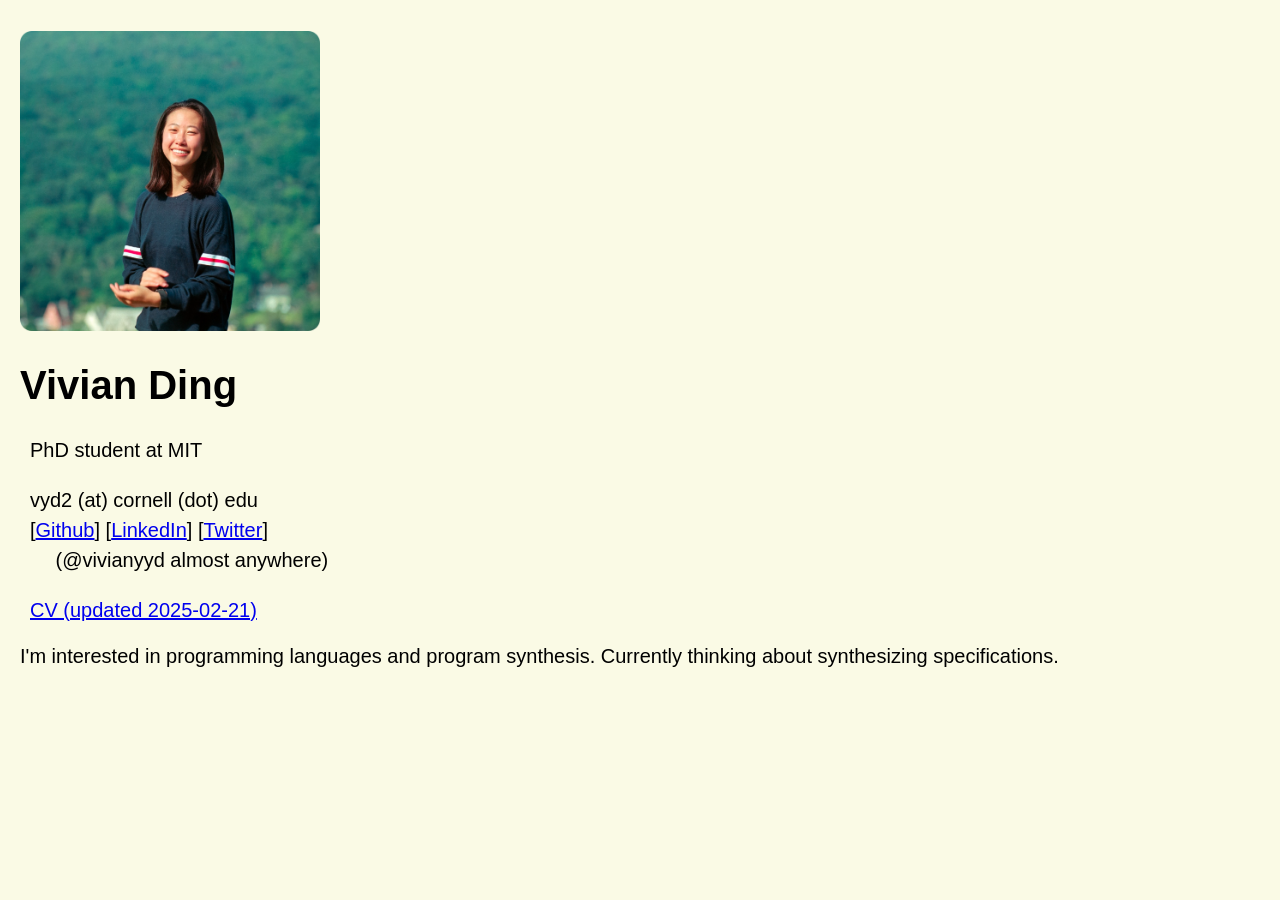
<file: index.html>
<!DOCTYPE html>
<html lang=en>
<head>
	<meta http-equiv="Content-Type" content="text/html; charset=UTF-8" />
	<meta name="viewport" content="width=device-width, initial-scale=1" />
	<title>Vivian Ding</title>
	<link rel="icon" type="image/png" href="images/icon.png" />
	<link rel="stylesheet" type="text/css" href="styles.css" />
</head>

<body> <br>
	<div class="img"><img src="images/profile.png" width=300px></div>
	<div class="txt">
	<h1>Vivian Ding</h1>
	<ul>
		<li>PhD student at MIT</li>
	</ul>
	<ul>
        <li>vyd2 (at) cornell (dot) edu</li>
		<li>[<a href="https://github.com/vivianyyd">Github</a>]
		  [<a href="https://linkedin.com/in/vivianyyd">LinkedIn</a>]
		  [<a href="https://twitter.com/vivianyyd">Twitter</a>]
        </li>
        <li>&emsp; (@vivianyyd almost anywhere)</li>
	</ul>
    <ul>
		<li><a href="cv.pdf">CV (updated 2025-02-21)</a></li>
    </ul>
	
    <p>
    I'm interested in programming languages and program synthesis. 
    Currently thinking about synthesizing specifications.
    </p>
	</div>
</body>
</html>
</file>
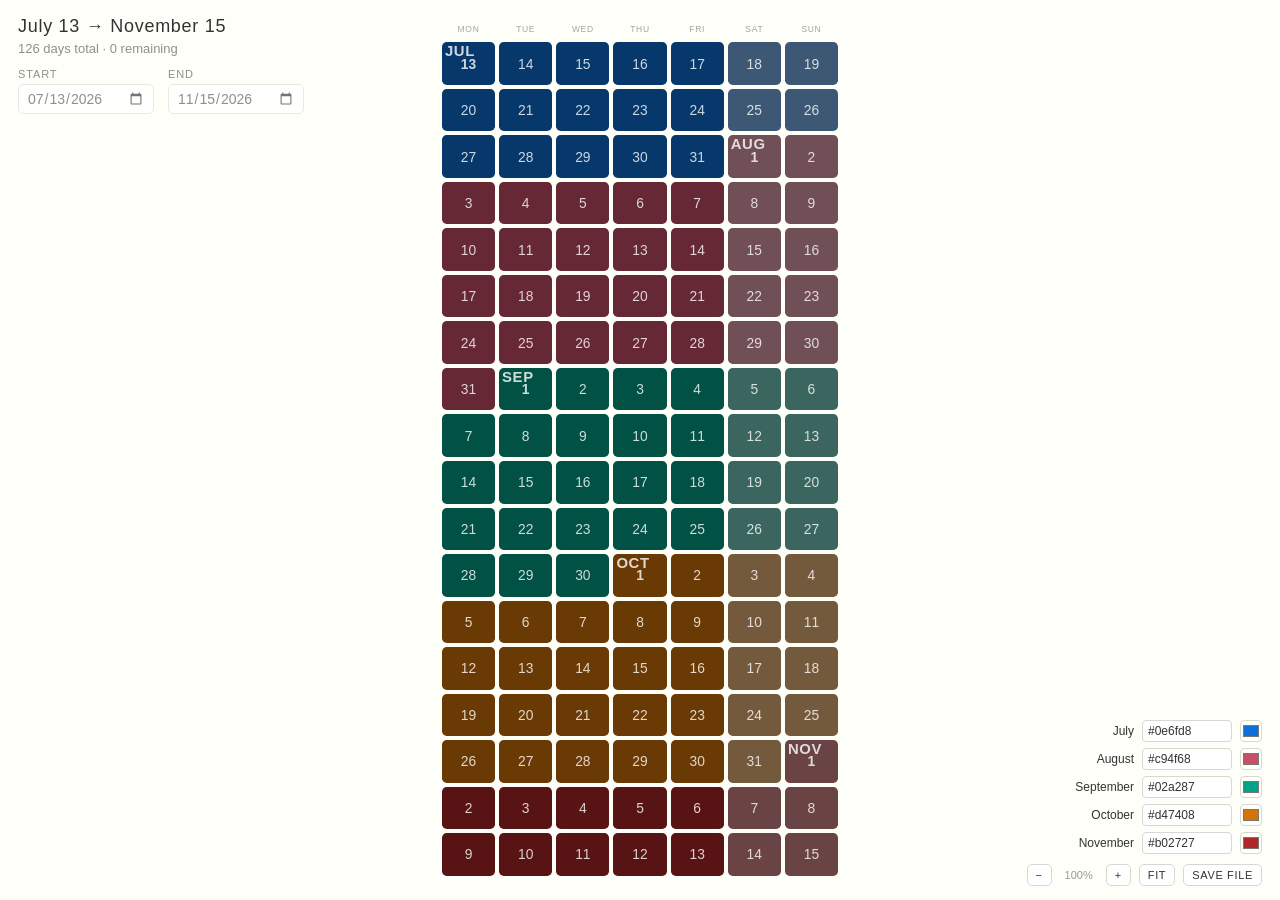
<file: calendar.html>
<!DOCTYPE html>
<html lang="en">
<head>
<meta charset="utf-8">
<meta name="viewport" content="width=device-width, initial-scale=1">
<title>Countdown calendar</title>
<link rel="icon" type="image/png" href="images/icon.png" />
<style>
  html, body { height: 100%; }
  body {
    background: #FFFFFA;
    color: #333333;
    font-family: -apple-system, BlinkMacSystemFont, "Segoe UI", Helvetica, Arial, sans-serif;
    margin: 0;
    overflow: hidden;
  }
  #header {
    position: fixed;
    top: 0; left: 0;
    padding: 16px 18px;
    z-index: 3;
  }
  h1 { font-size: 18px; font-weight: 500; letter-spacing: .04em; margin: 0 0 4px; }
  .sub { font-size: 13px; opacity: .55; margin-bottom: 12px; }
  .controls { display: flex; gap: 14px; align-items: flex-end; flex-wrap: wrap; }
  .controls label {
    display: flex;
    flex-direction: column;
    gap: 4px;
    font-size: 11px;
    letter-spacing: .08em;
    text-transform: uppercase;
    opacity: .55;
  }
  .controls input {
    font: inherit;
    font-size: 14px;
    text-transform: none;
    letter-spacing: normal;
    color: #333;
    background: #fff;
    border: 1px solid #d8d8d0;
    border-radius: 5px;
    padding: 5px 8px;
  }

  #stage {
    position: fixed;
    inset: 0;
    display: flex;
    align-items: center;
    justify-content: center;
    overflow: auto;
    padding: 24px;
    box-sizing: border-box;
  }
  .grid {
    display: grid;
    grid-template-columns: repeat(7, var(--cell));
    gap: var(--gap);
    flex: none;
    margin: auto;
  }
  .dow {
    text-align: center;
    font-size: calc(var(--cell) * .16);
    letter-spacing: .08em;
    text-transform: uppercase;
    opacity: .45;
    padding-bottom: 4px;
  }
  .cell {
    height: calc(var(--cell) * .8);
    border-radius: calc(var(--cell) * .09);
    display: flex;
    align-items: center;
    justify-content: center;
    font-size: calc(var(--cell) * .26);
    font-variant-numeric: tabular-nums;
    position: relative;
  }
  .cell .mlabel {
    position: absolute;
    top: 1px;
    left: 3px;
    font-size: calc(var(--cell) * .28);
    font-weight: 700;
    letter-spacing: .04em;
    text-transform: uppercase;
  }
  .cell.blank { background: none; }
  .cell.first { font-weight: 700; }

  #key {
    position: fixed;
    right: 0; bottom: 0;
    z-index: 3;
    padding: 14px 18px;
    font-size: 12px;
    display: flex;
    flex-direction: column;
    align-items: flex-end;
    gap: 6px;
  }
  #legend { display: flex; flex-direction: column; align-items: flex-end; gap: 6px; }
  #legend .row { display: flex; align-items: center; gap: 8px; }
  #legend input[type="color"] {
    width: 22px; height: 22px; padding: 0;
    border: 1px solid #d8d8d0; border-radius: 4px;
    background: none; cursor: pointer;
  }
  #legend input[type="text"] {
    font: inherit; font-size: 12px;
    width: 78px;
    color: #333; background: #fff;
    border: 1px solid #d8d8d0; border-radius: 4px;
    padding: 3px 5px;
    font-variant-numeric: tabular-nums;
  }
  #legend input[type="text"].bad { border-color: #c96f6f; }
  #legend .name { min-width: 72px; text-align: right; }
  .keytools { display: flex; gap: 8px; align-items: center; margin-top: 4px; }
  .keytools button {
    font: inherit; font-size: 11px;
    letter-spacing: .06em; text-transform: uppercase;
    color: #333; background: #fff;
    border: 1px solid #d8d8d0; border-radius: 5px;
    padding: 4px 8px; cursor: pointer;
  }
  .keytools button:hover { background: #f4f4ee; }
  .zoomval { font-size: 11px; opacity: .5; font-variant-numeric: tabular-nums; min-width: 38px; text-align: center; }
</style>
</head>
<body>

<div id="header">
  <h1 id="title">Calendar</h1>
  <div class="sub" id="sub"></div>
  <div class="controls">
    <label>Start <input type="date" id="startInput"></label>
    <label>End <input type="date" id="endInput"></label>
  </div>
</div>

<div id="stage"><div class="grid" id="grid"></div></div>

<div id="key">
  <div id="legend"></div>
  <div class="keytools">
    <button id="zoomOut" title="Zoom out">−</button>
    <span class="zoomval" id="zoomVal">100%</span>
    <button id="zoomIn" title="Zoom in">+</button>
    <button id="zoomFit" title="Fit to screen">Fit</button>
    <button id="saveFile" title="Download calendar.html with these colors baked in">Save file</button>
  </div>
</div>

<script>
/* ======================= CONFIG — EDIT HERE ======================= */

// Inclusive range shown, in YYYY-MM-DD. These are just the starting values for
// the date pickers on the page — edits there override them (and are remembered).
const START_DATE = "2026-07-13";
const END_DATE   = "2026-11-15";

// Timezone used to decide whether a day is "over".
const TIMEZONE = "America/New_York";  // EST/EDT

// Color per month (1 = January ... 12 = December).
// Edit here, or use the pickers in the key — those are remembered in this
// browser, and "Save file" downloads a copy of this page with them written back
// into this block (commit it to make them the shared default).
const MONTH_COLORS = {
  7:  "#0e6fd8",  // July
  8:  "#c94f68",  // August
  9:  "#02a287",  // September
  10: "#d47408",  // October
  11: "#b02727",  // November
};
const DEFAULT_COLOR = "#7a7f8a";

// How much darker a finished (past) day is. 0 = unchanged, 1 = black.
const PAST_DARKEN = 0.5;

// How much lighter Saturdays and Sundays are. 0 = unchanged, 1 = white.
const WEEKEND_LIGHTEN = 0.45;

// Text colors.
const TEXT_ON_FUTURE = "#10131a";
const TEXT_ON_PAST   = "rgba(255,255,255,0.8)";

/* ================== END CONFIG (logic below) ===================== */

const MONTH_NAMES = ["January","February","March","April","May","June",
  "July","August","September","October","November","December"];

function parseISO(s) {
  const parts = (s || "").split("-").map(Number);
  if (parts.length !== 3 || parts.some(n => !Number.isFinite(n))) return null;
  const [y, m, d] = parts;
  return { y, m, d };
}
// Days since epoch for a civil date — avoids all Date/timezone weirdness.
function toOrdinal({y, m, d}) {
  const a = Math.floor((14 - m) / 12);
  const yy = y + 4800 - a;
  const mm = m + 12 * a - 3;
  return d + Math.floor((153 * mm + 2) / 5) + 365 * yy
    + Math.floor(yy / 4) - Math.floor(yy / 100) + Math.floor(yy / 400) - 32045;
}
function fromOrdinal(jdn) {
  let a = jdn + 32044;
  const b = Math.floor((4 * a + 3) / 146097);
  const c = a - Math.floor(146097 * b / 4);
  const dd = Math.floor((4 * c + 3) / 1461);
  const e = c - Math.floor(1461 * dd / 4);
  const mm = Math.floor((5 * e + 2) / 153);
  return {
    d: e - Math.floor((153 * mm + 2) / 5) + 1,
    m: mm + 3 - 12 * Math.floor(mm / 10),
    y: 100 * b + dd - 4800 + Math.floor(mm / 10)
  };
}
// 0 = Monday ... 6 = Sunday
function dowMon(jdn) { return ((jdn % 7) + 7) % 7; }

function darken(hex, amount) {
  const n = parseInt(hex.slice(1), 16);
  const r = Math.round(((n >> 16) & 255) * (1 - amount));
  const g = Math.round(((n >> 8) & 255) * (1 - amount));
  const b = Math.round((n & 255) * (1 - amount));
  return `rgb(${r}, ${g}, ${b})`;
}

function lighten(hex, amount) {
  const n = parseInt(hex.slice(1), 16);
  const mix = (c) => Math.round(c + (255 - c) * amount);
  const r = mix((n >> 16) & 255);
  const g = mix((n >> 8) & 255);
  const b = mix(n & 255);
  return "#" + ((1 << 24) | (r << 16) | (g << 8) | b).toString(16).slice(1);
}

// Accepts "#abc", "abc", "#aabbcc", "aabbcc"; returns "#aabbcc" or null.
function normalizeHex(s) {
  const t = (s || "").trim().replace(/^#/, "");
  if (/^[0-9a-fA-F]{3}$/.test(t)) return "#" + t.split("").map(c => c + c).join("").toLowerCase();
  if (/^[0-9a-fA-F]{6}$/.test(t)) return "#" + t.toLowerCase();
  return null;
}

// Today's civil date in TIMEZONE.
function todayInTZ() {
  const parts = new Intl.DateTimeFormat("en-CA", {
    timeZone: TIMEZONE, year: "numeric", month: "2-digit", day: "2-digit"
  }).format(new Date());
  return parseISO(parts);
}

const startInput = document.getElementById("startInput");
const endInput   = document.getElementById("endInput");
const grid       = document.getElementById("grid");
const stage      = document.getElementById("stage");

// Restore any dates the user picked previously, else fall back to the config.
startInput.value = localStorage.getItem("cal.start") || START_DATE;
endInput.value   = localStorage.getItem("cal.end")   || END_DATE;

// Colors: config values, overlaid with anything saved in this browser.
const colors = Object.assign({}, MONTH_COLORS);
try {
  const saved = JSON.parse(localStorage.getItem("cal.colors") || "{}");
  for (const [m, hex] of Object.entries(saved)) {
    const h = normalizeHex(hex);
    if (h) colors[m] = h;
  }
} catch (e) { /* ignore a corrupt entry */ }

function colorFor(m) { return colors[m] || DEFAULT_COLOR; }

function saveColors() {
  localStorage.setItem("cal.colors", JSON.stringify(colors));
}

// --- zoom -------------------------------------------------------------
// cellFit is the cell width that makes the whole grid fill the viewport
// vertically; zoom scales from there.
let zoom = 1;
let cellFit = 40;
const PAD = 24;   // must match #stage's padding in the CSS above

function applyZoom() {
  const cell = Math.max(8, cellFit * zoom);
  grid.style.setProperty("--cell", cell + "px");
  grid.style.setProperty("--gap", Math.max(1, cell * 0.075) + "px");
  document.getElementById("zoomVal").textContent = Math.round(zoom * 100) + "%";
}

function fitToScreen(rows) {
  zoom = 1;

  // Start from an estimate — height = rows*(0.8c + gap) + the weekday header —
  // then correct against what actually rendered. Line heights, the header's
  // padding, and subpixel rounding all make the closed form a little off, and
  // being off by a pixel is the difference between fitting and scrolling.
  cellFit = Math.max(8, Math.min(
    (stage.clientHeight - PAD * 2 - 4) / (rows * 0.875 + 0.16),
    (stage.clientWidth  - PAD * 2) / (7 * 1.075)));
  applyZoom();

  for (let i = 0; i < 3; i++) {
    const h = grid.scrollHeight, w = grid.scrollWidth;
    if (!h || !w) break;
    // Re-read each pass: an overflowing grid can put a scrollbar on the stage,
    // which itself shrinks the space available.
    const availH = stage.clientHeight - PAD * 2;
    const availW = stage.clientWidth  - PAD * 2;
    // Leave a hair of slack so a rounded-up scrollHeight can't trip the scrollbar.
    const scale = Math.min((availH - 1) / h, (availW - 1) / w);
    if (Math.abs(1 - scale) < 0.002) break;
    cellFit = Math.max(8, cellFit * scale);
    applyZoom();
  }
}

document.getElementById("zoomIn").onclick  = () => { zoom = Math.min(8, zoom * 1.15); applyZoom(); };
document.getElementById("zoomOut").onclick = () => { zoom = Math.max(0.2, zoom / 1.15); applyZoom(); };
document.getElementById("zoomFit").onclick = () => render();

stage.addEventListener("wheel", (e) => {
  if (!e.ctrlKey && !e.metaKey) return;
  e.preventDefault();
  zoom = Math.min(8, Math.max(0.2, zoom * (e.deltaY < 0 ? 1.1 : 1 / 1.1)));
  applyZoom();
}, { passive: false });

addEventListener("keydown", (e) => {
  if (!(e.ctrlKey || e.metaKey)) return;
  if (e.key === "=" || e.key === "+") { e.preventDefault(); zoom = Math.min(8, zoom * 1.15); applyZoom(); }
  else if (e.key === "-") { e.preventDefault(); zoom = Math.max(0.2, zoom / 1.15); applyZoom(); }
  else if (e.key === "0") { e.preventDefault(); render(); }
});

addEventListener("resize", () => render());

// --- render -----------------------------------------------------------

// refit=true recomputes the fit-to-screen size (and drops back to 100%);
// the periodic refresh passes false so it doesn't undo the user's zoom.
function render(refit = true) {
  const start = parseISO(startInput.value);
  const end   = parseISO(endInput.value);
  if (!start || !end) return;

  const startJ = toOrdinal(start);
  const endJ   = toOrdinal(end);
  const todayJ = toOrdinal(todayInTZ());

  if (endJ < startJ) {
    grid.innerHTML = "";
    document.getElementById("legend").innerHTML = "";
    document.getElementById("title").textContent = "Calendar";
    document.getElementById("sub").textContent = "End date is before start date.";
    return;
  }

  grid.innerHTML = "";

  for (const name of ["Mon","Tue","Wed","Thu","Fri","Sat","Sun"]) {
    const el = document.createElement("div");
    el.className = "dow";
    el.textContent = name;
    grid.appendChild(el);
  }

  const pad = dowMon(startJ);
  // Pad so the first week lines up under the right weekday.
  for (let i = 0; i < pad; i++) {
    const el = document.createElement("div");
    el.className = "cell blank";
    grid.appendChild(el);
  }

  const monthsUsed = [];
  for (let j = startJ; j <= endJ; j++) {
    const { y, m, d } = fromOrdinal(j);
    const base = colorFor(m);
    const isPast = j < todayJ;   // a day is "over" once TIMEZONE has moved past it
    const isWeekend = dowMon(j) >= 5;
    const fill = isWeekend ? lighten(base, WEEKEND_LIGHTEN) : base;

    if (!monthsUsed.some(x => x.m === m && x.y === y)) monthsUsed.push({ m, y });

    const el = document.createElement("div");
    el.className = "cell" + (d === 1 || j === startJ ? " first" : "");
    el.style.background = isPast ? darken(fill, PAST_DARKEN) : fill;
    el.style.color = isPast ? TEXT_ON_PAST : TEXT_ON_FUTURE;
    el.textContent = d;
    // Label the first day of each month (and the very first cell) with e.g. "AUG".
    if (d === 1 || j === startJ) {
      const tag = document.createElement("span");
      tag.className = "mlabel";
      tag.textContent = MONTH_NAMES[m - 1].slice(0, 3);
      el.appendChild(tag);
    }
    el.title = `${MONTH_NAMES[m - 1]} ${d}, ${y}`;
    grid.appendChild(el);
  }

  const remaining = Math.max(0, endJ - todayJ + 1);
  document.getElementById("title").textContent =
    `${MONTH_NAMES[start.m - 1]} ${start.d} → ${MONTH_NAMES[end.m - 1]} ${end.d}`;
  document.getElementById("sub").textContent =
    `${endJ - startJ + 1} days total · ${remaining} remaining`;

  buildLegend(monthsUsed);
  if (refit) fitToScreen(Math.ceil((pad + (endJ - startJ + 1)) / 7));
  else applyZoom();
}

function buildLegend(monthsUsed) {
  const legend = document.getElementById("legend");
  legend.innerHTML = "";
  for (const { m } of monthsUsed) {
    const row = document.createElement("div");
    row.className = "row";

    const name = document.createElement("span");
    name.className = "name";
    name.textContent = MONTH_NAMES[m - 1];

    const text = document.createElement("input");
    text.type = "text";
    text.value = colorFor(m);
    text.spellcheck = false;

    const picker = document.createElement("input");
    picker.type = "color";
    picker.value = colorFor(m);

    const set = (hex) => {
      colors[m] = hex;
      saveColors();
      text.value = hex;
      picker.value = hex;
      repaint();
    };
    text.addEventListener("input", () => {
      const hex = normalizeHex(text.value);
      text.classList.toggle("bad", !hex);
      if (hex) { colors[m] = hex; saveColors(); picker.value = hex; repaint(); }
    });
    text.addEventListener("blur", () => {
      text.classList.remove("bad");
      text.value = colorFor(m);
    });
    picker.addEventListener("input", () => set(picker.value));

    row.append(name, text, picker);
    legend.appendChild(row);
  }
}

// Recolor the existing cells without rebuilding the grid or the legend
// (so the input you are typing in keeps focus).
function repaint() {
  const start = parseISO(startInput.value);
  const end   = parseISO(endInput.value);
  if (!start || !end) return;
  const startJ = toOrdinal(start), endJ = toOrdinal(end);
  if (endJ < startJ) return;
  const todayJ = toOrdinal(todayInTZ());

  const cells = grid.querySelectorAll(".cell:not(.blank)");
  cells.forEach((el, i) => {
    const j = startJ + i;
    const { m } = fromOrdinal(j);
    const base = colorFor(m);
    const fill = dowMon(j) >= 5 ? lighten(base, WEEKEND_LIGHTEN) : base;
    el.style.background = j < todayJ ? darken(fill, PAST_DARKEN) : fill;
  });
}

// --- persisting colors back into this file ----------------------------
// The page is static (no server), so it can't overwrite itself on disk. This
// rewrites the MONTH_COLORS block and hands you the file to save over
// calendar.html; until then the pickers persist via localStorage.
document.getElementById("saveFile").onclick = async () => {
  const body = Object.keys(colors)
    .map(Number).sort((a, b) => a - b)
    .map(m => `  ${m}:${m < 10 ? "  " : " "}"${colors[m]}",  // ${MONTH_NAMES[m - 1]}`)
    .join("\n");
  const block = `const MONTH_COLORS = {\n${body}\n};`;

  let src;
  try {
    src = await (await fetch(location.href, { cache: "no-store" })).text();
  } catch (e) {
    // Opened as file:// — the browser gives the page an opaque origin and
    // refuses to fetch anything, including itself. Hand over the config block
    // to paste in instead. (Serving the folder over http makes the button work:
    // python3 -m http.server)
    try {
      await navigator.clipboard.writeText(block);
      alert("Can't read this page's own source when it's opened from disk (file://) — "
        + "serve the folder over http and this button will write the file for you.\n\n"
        + "Copied the config to your clipboard; paste it over the MONTH_COLORS block "
        + "in calendar.html.\n\n" + block);
    } catch (e2) {
      prompt("Can't read this page's own source when it's opened from disk (file://). "
        + "Copy this over the MONTH_COLORS block in calendar.html:", block);
    }
    return;
  }
  const next = src.replace(/const MONTH_COLORS = \{[\s\S]*?\n\};/, () => block);
  if (next === src) { alert("Couldn't find the MONTH_COLORS block to update."); return; }

  const url = URL.createObjectURL(new Blob([next], { type: "text/html" }));
  const a = document.createElement("a");
  a.href = url;
  a.download = "calendar.html";
  a.click();
  URL.revokeObjectURL(url);
};

render();
// Re-check around midnight so the page updates itself if left open.
setInterval(() => render(false), 60 * 1000);
</script>
</body>
</html>
</file>
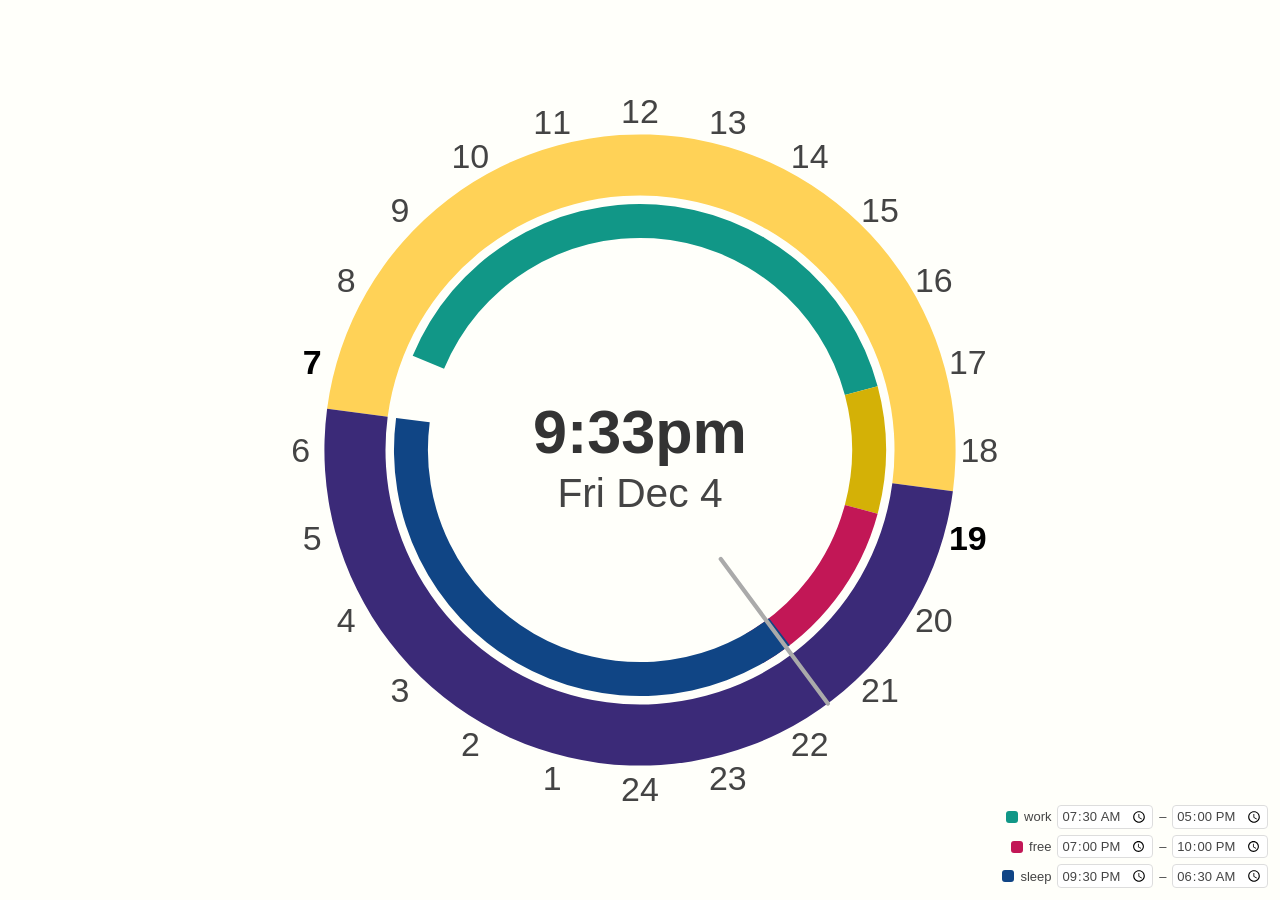
<file: clock.html>
<!DOCTYPE html>
<html lang=en>
<head>
  <meta http-equiv="Content-Type" content="text/html; charset=UTF-8" />
  <meta name="viewport" content="width=device-width, initial-scale=1" />
  <title>24-hour clock</title>
  <link rel="icon" type="image/png" href="images/icon.png" />
  <style>
    html, body {
      margin: 0;
      min-height: 100%;
      background: #FFFFFA;
      display: flex;
      align-items: center;
      justify-content: center;
      font-family: -apple-system, Helvetica, Arial, sans-serif;
    }
    #clock {
      width: min(92vw, 92vh);
      height: auto;
    }
    /* Session-only controls for the inner ring */
    #controls {
      position: fixed;
      bottom: 12px;
      right: 12px;
      display: flex;
      flex-direction: column;
      align-items: flex-end;
      gap: 6px;
      font-size: 13px;
      color: #444;
    }
    #controls .row { display: flex; align-items: center; justify-content: flex-end; gap: 6px; }
    #controls .swatch {
      width: 12px; height: 12px; border-radius: 3px; flex: none;
    }
    #controls input[type=time] {
      font: inherit;
      padding: 1px 3px;
      border: 1px solid #ddd;
      border-radius: 4px;
      background: #fff;
      color: inherit;
    }
    /* Hour number labels */
    .hour { fill: #444444; font-size: 20px; text-anchor: middle; dominant-baseline: central; }
    /* The moving hand */
    .hand { stroke: #aaaaaa; stroke-width: 2.5; stroke-linecap: round; }
    /* Hour numbers at the ends of the sunlight block */
    .hour.bold { fill: #000; font-weight: 700; }
    /* Optional center readout (delete this block + the <text> below to remove) */
    .center-time { text-anchor: middle; dominant-baseline: central; }
    .ct-time { fill: #333333; font-size: 36px; font-weight: 700; }
    .ct-date { fill: #444444; font-size: 24px; }
  </style>
</head>
<body>
  <div id="controls"></div>
  <svg id="clock" viewBox="-44 -44 488 488" xmlns="http://www.w3.org/2000/svg"></svg>

  <script>
  // ============================================================
  //  CONFIG — edit colors / times here
  // ============================================================
  // Times are 24h "HH:MM" in EST/EDT. Segments may wrap past midnight
  // (e.g. sleep "22:30" -> "07:00"). Add/remove rings and segments freely.

  const RINGS = [
    { // OUTER ring — e.g. daylight vs. night
      rInner: 150, rOuter: 186,
      segments: [
        { start: "06:30", end: "18:30", color: "#ffd257", boldEnds: true }, // daylight
        { start: "18:30", end: "06:30", color: "#3B2A78" }, // night
      ]
    },
    { // INNER ring — e.g. daily routine
      rInner: 125, rOuter: 145,
      segments: [
        { start: "07:30", end: "17:00", color: "#119787", label: "work" },
//        { start: "17:00", end: "18:00", color: "#C21756", label: "free1" },
        { start: "17:00", end: "19:00", color: "#d4b106" }, // exercise
        { start: "19:00", end: "22:00", color: "#C21756", label: "free" },
        { start: "21:30", end: "06:30", color: "#104585", label: "sleep" },
      ]
    },
  ];

  const HAND_LENGTH = 186; // how far the hand reaches from center (outer tip)
  const HAND_INNER = 80;   // where the hand starts (keeps it clear of the center)
  const LABEL_RADIUS = 200; // radius of the 1..24 hour numbers
  const TIMEZONE = "America/New_York"; // handles EST/EDT + DST automatically

  // ============================================================
  //  GEOMETRY  (0/24 at bottom, 12 at top, clockwise)
  // ============================================================
  const CX = 200, CY = 200;

  // clockwise angle (deg) from the top (12 o'clock position) for a given hour
  const hourToAngle = h => (h / 24) * 360 + 180;

  const parseHM = t => { const [h, m] = t.split(":").map(Number); return h + m / 60; };

  // point on the dial at radius r and clockwise-from-top angle a (deg)
  function pt(r, a) {
    const rad = a * Math.PI / 180;
    return { x: CX + r * Math.sin(rad), y: CY - r * Math.cos(rad) };
  }

  const NS = "http://www.w3.org/2000/svg";
  const el = (name, attrs) => {
    const n = document.createElementNS(NS, name);
    for (const k in attrs) n.setAttribute(k, attrs[k]);
    return n;
  };

  // filled annular (ring) sector between two radii, from angle a0 to a1 (a1 > a0)
  function ringSector(rIn, rOut, a0, a1, color) {
    const large = (a1 - a0) > 180 ? 1 : 0;
    const oS = pt(rOut, a0), oE = pt(rOut, a1);
    const iS = pt(rIn, a0),  iE = pt(rIn, a1);
    const d = [
      "M", oS.x, oS.y,
      "A", rOut, rOut, 0, large, 1, oE.x, oE.y,
      "L", iE.x, iE.y,
      "A", rIn, rIn, 0, large, 0, iS.x, iS.y,
      "Z"
    ].join(" ");
    return el("path", { d, fill: color });
  }

  // ============================================================
  //  BUILD THE STATIC DIAL
  // ============================================================
  const svg = document.getElementById("clock");

  // hours to render bold (the ends of any segment flagged boldEnds)
  const boldHours = new Set();
  const roundHour = t => (Math.round(parseHM(t)) % 24) || 24; // 0 -> 24

  // colored ring segments (redrawn whenever a control changes)
  const segLayer = el("g", {});
  svg.appendChild(segLayer);

  function drawSegments() {
    segLayer.textContent = "";
    for (const ring of RINGS) {
      for (const seg of ring.segments) {
        let a0 = hourToAngle(parseHM(seg.start));
        let a1 = hourToAngle(parseHM(seg.end));
        if (a1 <= a0) a1 += 360; // wrap past midnight
        segLayer.appendChild(ringSector(ring.rInner, ring.rOuter, a0, a1, seg.color));
      }
    }
  }

  for (const ring of RINGS) {
    for (const seg of ring.segments) {
      if (seg.boldEnds) { boldHours.add(roundHour(seg.start)); boldHours.add(roundHour(seg.end)); }
    }
  }

  drawSegments();

  // hour numbers
  for (let h = 1; h <= 24; h++) {
    const a = hourToAngle(h);
    const lp = pt(LABEL_RADIUS, a);
    const t = el("text", { x: lp.x, y: lp.y, class: boldHours.has(h) ? "hour bold" : "hour" });
    t.textContent = h;
    svg.appendChild(t);
  }

  // optional center digital readout (remove this text el + its update below if unwanted)
  const readout = el("text", { x: CX, y: CY, class: "center-time" });
  const readoutTime = el("tspan", { x: CX, dy: "-0.3em", class: "ct-time" });
  const readoutDate = el("tspan", { x: CX, dy: "1.5em", class: "ct-date" });
  readout.appendChild(readoutTime);
  readout.appendChild(readoutDate);
  svg.appendChild(readout);

  // formatter for the center readout, e.g. "1:00pm" + "Wed Jul 29"
  const displayFmt = new Intl.DateTimeFormat("en-US", {
    timeZone: TIMEZONE, hour12: true,
    weekday: "short", month: "short", day: "numeric",
    hour: "numeric", minute: "2-digit"
  });

  // the moving hand (drawn straight up; rotated to current time)
  const hand = el("line", { x1: CX, y1: CY - HAND_INNER, x2: CX, y2: CY - HAND_LENGTH, class: "hand" });
  svg.appendChild(hand);

  // ============================================================
  //  LIVE UPDATE
  // ============================================================
  function nowInTZ() {
    const parts = new Intl.DateTimeFormat("en-US", {
      timeZone: TIMEZONE, hour12: false,
      hour: "2-digit", minute: "2-digit", second: "2-digit"
    }).formatToParts(new Date());
    const g = t => Number(parts.find(p => p.type === t).value);
    return { h: g("hour") % 24, m: g("minute"), s: g("second") };
  }

  function tick() {
    const { h, m, s } = nowInTZ();
    const hours = h + m / 60 + s / 3600;
    hand.setAttribute("transform", `rotate(${hourToAngle(hours)} ${CX} ${CY})`);

    const p = {};
    for (const part of displayFmt.formatToParts(new Date())) p[part.type] = part.value;
    readoutTime.textContent = `${p.hour}:${p.minute}${p.dayPeriod.toLowerCase()}`;
    readoutDate.textContent = `${p.weekday} ${p.month} ${p.day}`;
  }

  tick();
  setInterval(tick, 60 * 1000); // every 1 min

  // ============================================================
  //  CONTROLS — edit the labeled segments for this page view only
  //  (nothing is persisted; a reload restores the CONFIG defaults)
  // ============================================================
  const controls = document.getElementById("controls");

  for (const ring of RINGS) {
    for (const seg of ring.segments) {
      if (!seg.label) continue;
      const row = document.createElement("div");
      row.className = "row";

      const swatch = document.createElement("span");
      swatch.className = "swatch";
      swatch.style.background = seg.color;

      const name = document.createElement("label");
      name.textContent = seg.label;

      const from = document.createElement("input");
      from.type = "time";
      from.value = seg.start;
      from.addEventListener("input", () => {
        if (from.value) { seg.start = from.value; drawSegments(); }
      });

      const dash = document.createElement("span");
      dash.textContent = "–";

      const to = document.createElement("input");
      to.type = "time";
      to.value = seg.end;
      to.addEventListener("input", () => {
        if (to.value) { seg.end = to.value; drawSegments(); }
      });

      row.append(swatch, name, from, dash, to);
      controls.appendChild(row);
    }
  }
  </script>
</body>
</html>
</file>
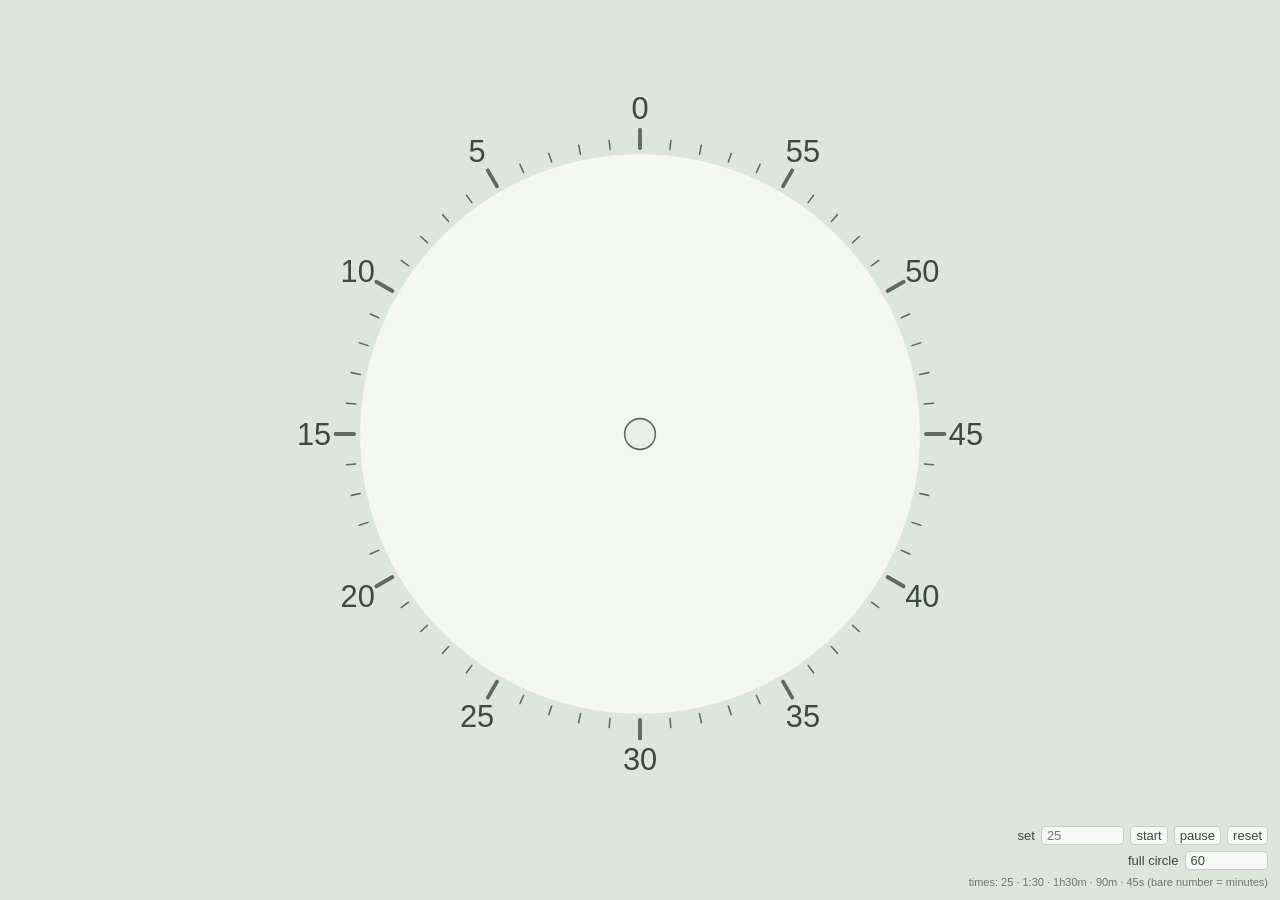
<file: timer.html>
<!DOCTYPE html>
<html lang=en>
<head>
  <meta http-equiv="Content-Type" content="text/html; charset=UTF-8" />
  <meta name="viewport" content="width=device-width, initial-scale=1" />
  <title>Timer</title>
  <link rel="icon" type="image/png" href="images/icon.png" />
  <style>
    html { height: 100%; }
    body { flex-direction: column; }
    html, body {
      margin: 0;
      min-height: 100%;
      background: #DCE6DA; /* pale sage / eucalyptus */
      display: flex;
      align-items: center;
      justify-content: center;
      font-family: -apple-system, Helvetica, Arial, sans-serif;
    }
    #timer {
      width: min(92vw, 82vh);
      height: auto;
    }
    /* Controls in the corner, like clock.html */
    #controls {
      position: fixed;
      bottom: 12px;
      right: 12px;
      display: flex;
      flex-direction: column;
      align-items: flex-end;
      gap: 6px;
      font-size: 13px;
      color: #3d4a40;
    }
    #controls .row { display: flex; align-items: center; justify-content: flex-end; gap: 6px; }
    #controls input, #controls button {
      font: inherit;
      padding: 1px 5px;
      border: 1px solid #c3cfc1;
      border-radius: 4px;
      background: #f6f9f5;
      color: inherit;
    }
    #controls input { width: 5.5em; }
    #controls button { cursor: pointer; }
    #controls button:hover { background: #fff; }
    #controls .hint { font-size: 11px; color: #6b786d; }
    /* Dial */
    .face { fill: #F4F7F2; }
    .tick { stroke: #5d6b60; stroke-linecap: round; }
    .tick.major { stroke-width: 2.5; }
    .tick.minor { stroke-width: 1; }
    .num { fill: #3d4a40; font-size: 20px; text-anchor: middle; dominant-baseline: central; }
    .pie { fill: #119787; } /* same teal as the 'work' block in clock.html */
    .hub { fill: #e9eee7; stroke: #5d6b60; stroke-width: 1; }
    #readout { color: #3d4a40; font-size: 22px; min-height: 1.3em; margin-top: 4px; }
    .done .face { fill: #fbe9e4; }
  </style>
</head>
<body>
  <div id="controls">
    <div class="row">
      <label for="duration">set</label>
      <input id="duration" type="text" placeholder="25" title="e.g. 25, 1:30, 1h30m, 90m, 45s" />
      <button id="start">start</button>
      <button id="pause">pause</button>
      <button id="reset">reset</button>
    </div>
    <div class="row">
      <label for="dial">full circle</label>
      <input id="dial" type="text" value="60" title="minutes the full circle represents (e.g. 60, 2h, 15)" />
    </div>
    <div class="row hint">times: 25 · 1:30 · 1h30m · 90m · 45s (bare number = minutes)</div>
  </div>
  <svg id="timer" viewBox="-40 -40 480 480" xmlns="http://www.w3.org/2000/svg"></svg>
  <div id="readout"></div>

  <script>
  // ============================================================
  //  CONFIG
  // ============================================================
  const DEFAULT_DIAL_MIN = 60;   // minutes in a full circle
  const REFRESH_MS = 30 * 1000;  // redraw every 30 s

  const CX = 200, CY = 200;
  const R_PIE = 170;   // pie radius
  const R_FACE = 182;  // white face behind the pie
  const R_TICK = 186;  // ticks start here, outside the face
  const R_NUM = 212;   // radius of the numbers

  // ============================================================
  //  HELPERS
  // ============================================================
  const NS = "http://www.w3.org/2000/svg";
  const el = (name, attrs) => {
    const n = document.createElementNS(NS, name);
    for (const k in attrs) n.setAttribute(k, attrs[k]);
    return n;
  };

  // point at radius r, angle a (deg) measured clockwise from 12 o'clock
  function pt(r, a) {
    const rad = a * Math.PI / 180;
    return { x: CX + r * Math.sin(rad), y: CY - r * Math.cos(rad) };
  }

  // Parse "25", "1:30", "1:30:00", "1h30m", "90m", "45s", "1.5h" -> seconds (or null)
  function parseDuration(str) {
    str = str.trim().toLowerCase();
    if (!str) return null;
    if (/^\d+(\.\d+)?$/.test(str)) return Math.round(parseFloat(str) * 60);
    if (/^\d+(:\d{1,2}){1,2}$/.test(str)) {
      const p = str.split(":").map(Number);
      return p.length === 2 ? p[0] * 3600 + p[1] * 60 : p[0] * 3600 + p[1] * 60 + p[2];
    }
    const re = /(\d+(?:\.\d+)?)\s*(h|hr|hrs|hours?|m|min|mins|minutes?|s|sec|secs|seconds?)/g;
    let total = 0, matched = "", m;
    while ((m = re.exec(str))) {
      const v = parseFloat(m[1]), u = m[2][0];
      total += u === "h" ? v * 3600 : u === "m" ? v * 60 : v;
      matched += m[0];
    }
    if (matched.replace(/\s/g, "") !== str.replace(/\s/g, "")) return null;
    return total > 0 ? Math.round(total) : null;
  }

  function fmtRemaining(sec) {
    sec = Math.max(0, Math.ceil(sec));
    const h = Math.floor(sec / 3600), m = Math.floor(sec % 3600 / 60), s = sec % 60;
    if (h) return `${h}:${String(m).padStart(2, "0")}`;
    if (m >= 1) return `${m + (s ? 1 : 0)} min`; // round up, like a kitchen timer
    return `${s} s`;
  }

  // ============================================================
  //  STATE
  // ============================================================
  let dialSec = DEFAULT_DIAL_MIN * 60;
  let setSec = 0;          // the most recently set duration (for reset)
  let endTime = null;      // ms timestamp when running
  let pausedRemaining = 0; // seconds left when paused / not started

  const remaining = () =>
    endTime !== null ? Math.max(0, (endTime - Date.now()) / 1000) : pausedRemaining;

  // ============================================================
  //  DIAL
  // ============================================================
  const svg = document.getElementById("timer");
  svg.appendChild(el("circle", { cx: CX, cy: CY, r: R_FACE, class: "face" }));
  const dialLayer = el("g", {});
  svg.appendChild(dialLayer);
  const pie = el("path", { class: "pie" });
  svg.appendChild(pie);
  svg.appendChild(el("circle", { cx: CX, cy: CY, r: 10, class: "hub" }));
  const readout = document.getElementById("readout");

  // pick a label step giving roughly 6–12 labels around the circle
  function labelStep(dialMin) {
    const steps = [1, 2, 5, 10, 15, 20, 30, 60, 120, 180, 240, 360, 720];
    return steps.find(s => dialMin / s <= 12) || Math.ceil(dialMin / 12);
  }

  // Like the physical Time Timer: 0 at the top, numbers increase counterclockwise.
  function drawDial() {
    dialLayer.textContent = "";
    const dialMin = dialSec / 60;
    const step = labelStep(dialMin);
    // minor tick spacing: fifths of a label step up to 30 min, quarters above
    const minor = step > 30 ? step / 4 : step % 5 === 0 ? step / 5 : step;
    const showHours = dialMin > 120 && step % 60 === 0;

    for (let t = 0; t < dialMin - 1e-9; t += minor) {
      const a = -360 * t / dialMin;
      const major = Math.abs(t / step - Math.round(t / step)) < 1e-9;
      const p0 = pt(R_TICK, a), p1 = pt(R_TICK + (major ? 12 : 6), a);
      dialLayer.appendChild(el("line", {
        x1: p0.x, y1: p0.y, x2: p1.x, y2: p1.y, class: major ? "tick major" : "tick minor"
      }));
      if (major) {
        const lp = pt(R_NUM, a);
        const label = el("text", { x: lp.x, y: lp.y, class: "num" });
        label.textContent = showHours ? `${t / 60}h` : Math.round(t);
        dialLayer.appendChild(label);
      }
    }
  }

  // ============================================================
  //  RENDER
  // ============================================================
  function render() {
    const rem = remaining();
    const frac = Math.min(1, rem / dialSec);

    if (frac >= 1) {
      pie.setAttribute("d",
        `M ${CX} ${CY - R_PIE} A ${R_PIE} ${R_PIE} 0 1 1 ${CX - 0.01} ${CY - R_PIE} Z`);
    } else if (frac <= 0) {
      pie.setAttribute("d", "");
    } else {
      // sector from 12 o'clock going counterclockwise by frac of the circle
      const a = -360 * frac;
      const e = pt(R_PIE, a);
      const large = frac > 0.5 ? 1 : 0;
      pie.setAttribute("d",
        `M ${CX} ${CY} L ${CX} ${CY - R_PIE} A ${R_PIE} ${R_PIE} 0 ${large} 0 ${e.x} ${e.y} Z`);
    }

    const finished = setSec > 0 && rem <= 0;
    svg.classList.toggle("done", finished);
    if (endTime !== null && rem <= 0) endTime = null, pausedRemaining = 0;

    if (setSec === 0) {
      readout.textContent = "";
      document.title = "Timer";
    } else if (finished) {
      readout.textContent = "done";
      document.title = "✓ done";
    } else {
      const txt = fmtRemaining(rem) + (endTime === null ? " (paused)" : "");
      readout.textContent = txt;
      document.title = `${fmtRemaining(rem)} · Timer`;
    }
  }

  // ============================================================
  //  CONTROLS
  // ============================================================
  const $ = id => document.getElementById(id);
  const durationIn = $("duration"), dialIn = $("dial");

  // fresh = true restarts the typed time even if it equals the current one
  function start(fresh) {
    const typed = parseDuration(durationIn.value);
    if (typed !== null && (fresh || typed !== setSec)) {
      // a new time was typed: start it fresh
      setSec = typed;
      pausedRemaining = typed;
      endTime = null;
    } else if (typed === null && durationIn.value.trim()) {
      durationIn.style.borderColor = "#c0392b";
      return;
    }
    if (pausedRemaining <= 0 && setSec > 0 && endTime === null) pausedRemaining = setSec;
    if (endTime === null && pausedRemaining > 0) endTime = Date.now() + pausedRemaining * 1000;
    durationIn.style.borderColor = "";
    render();
  }

  function pause() {
    if (endTime === null) return;
    pausedRemaining = remaining();
    endTime = null;
    render();
  }

  function reset() {
    endTime = null;
    pausedRemaining = setSec;
    render();
  }

  $("start").addEventListener("click", () => start(false));
  $("pause").addEventListener("click", pause);
  $("reset").addEventListener("click", reset);
  durationIn.addEventListener("keydown", e => {
    if (e.key === "Enter") start(true);
  });
  durationIn.addEventListener("input", () => { durationIn.style.borderColor = ""; });

  function applyDial() {
    const s = parseDuration(dialIn.value);
    if (s === null || s < 60) { dialIn.style.borderColor = "#c0392b"; return; }
    dialIn.style.borderColor = "";
    dialSec = s;
    drawDial();
    render();
  }
  dialIn.addEventListener("change", applyDial);
  dialIn.addEventListener("keydown", e => { if (e.key === "Enter") applyDial(); });

  // ============================================================
  //  GO
  // ============================================================
  drawDial();
  render();
  setInterval(render, REFRESH_MS);
  // also redraw when the tab becomes visible again (background tabs throttle timers)
  document.addEventListener("visibilitychange", () => { if (!document.hidden) render(); });
  </script>
</body>
</html>
</file>
<file: styles.css>
body {
  background-color: #FAFAE5;
  margin-left:20px;
}
ul {
  list-style-type: none;
  padding-left: 10px;
  line-height: 150%;
}
body {
  font-size: 1.25em;
  font-family: Arial;
}
td {
  padding: 0 5px;
  line-height: 135%;
}
.comment {
	margin-left: 40px;
}
.intro {
	margin-bottom: 0.8cm;
}
</file>
